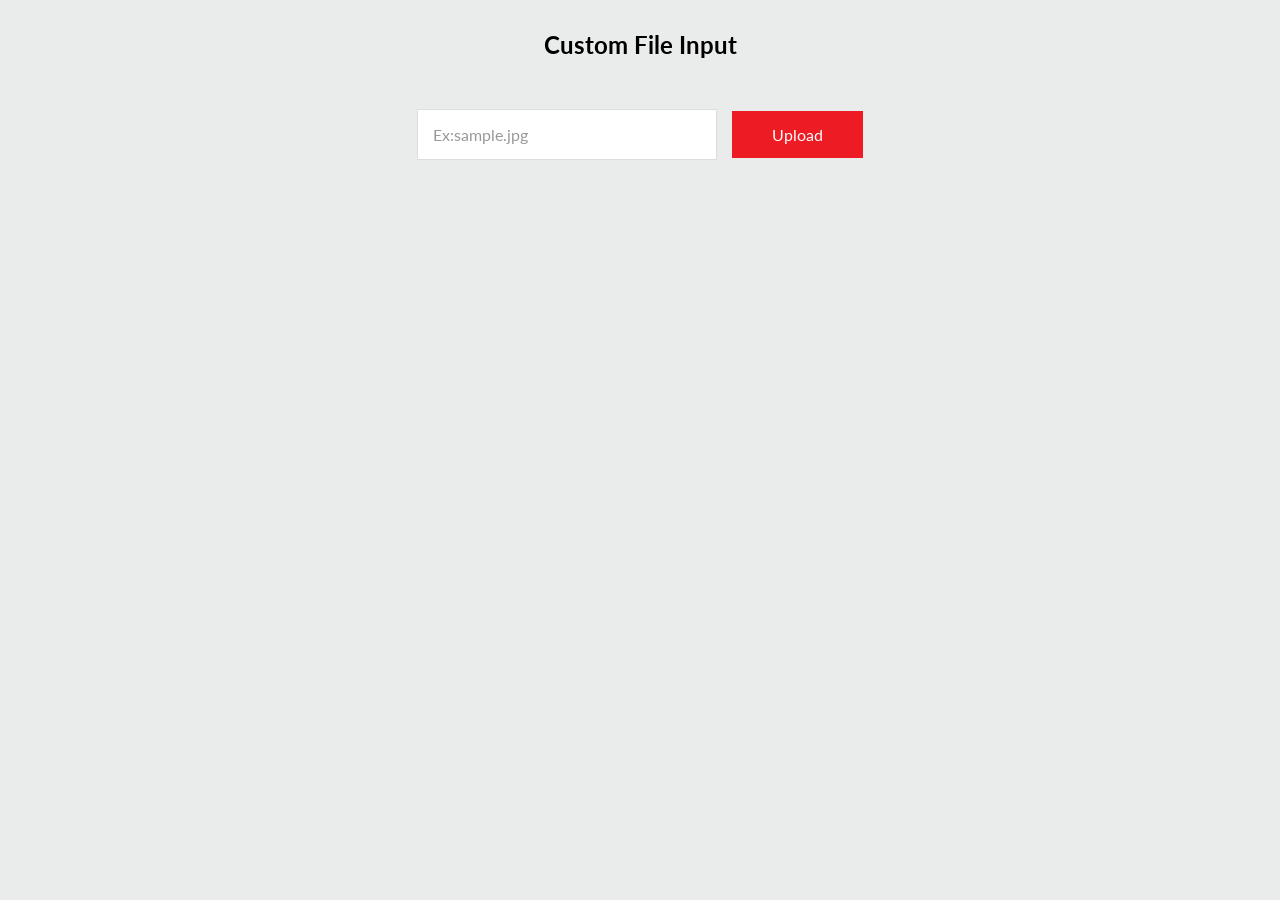
<file: C11_6651071010/index.html>
<!DOCTYPE html>
<html lang="en">
<head>
<meta name="viewport" content="width=device-width, initial-scale=1.0, user-scalable=no">
<title>Home</title>
<meta charset="UTF-8">
<link rel="stylesheet" href="css/style.css">
</head>
<body>

<h2 class="text-center">Custom File Input</h2>

<div class="custom-file-wrp">
	<div class="filename">
		Ex:sample.jpg
	</div>
	<div class="custom-file">
		<label for="fileupload">Upload</label>
		<input type="file"  id="fileupload">
	</div>
</div>


<script src="js/jquery-latest.min.js"></script>
<script>
$(function () {
    var placeholder = $('.filename').text().trim();   // "Ex:sample.jpg"

    $('#fileupload').on('change', function () {
        if (this.files && this.files.length) {
            $('.filename').text(this.files[0].name).css('color', '#333');
        } else {
            $('.filename').text(placeholder).css('color', '#999');
        }
    });
});
</script>
</body>
</html>
</file>
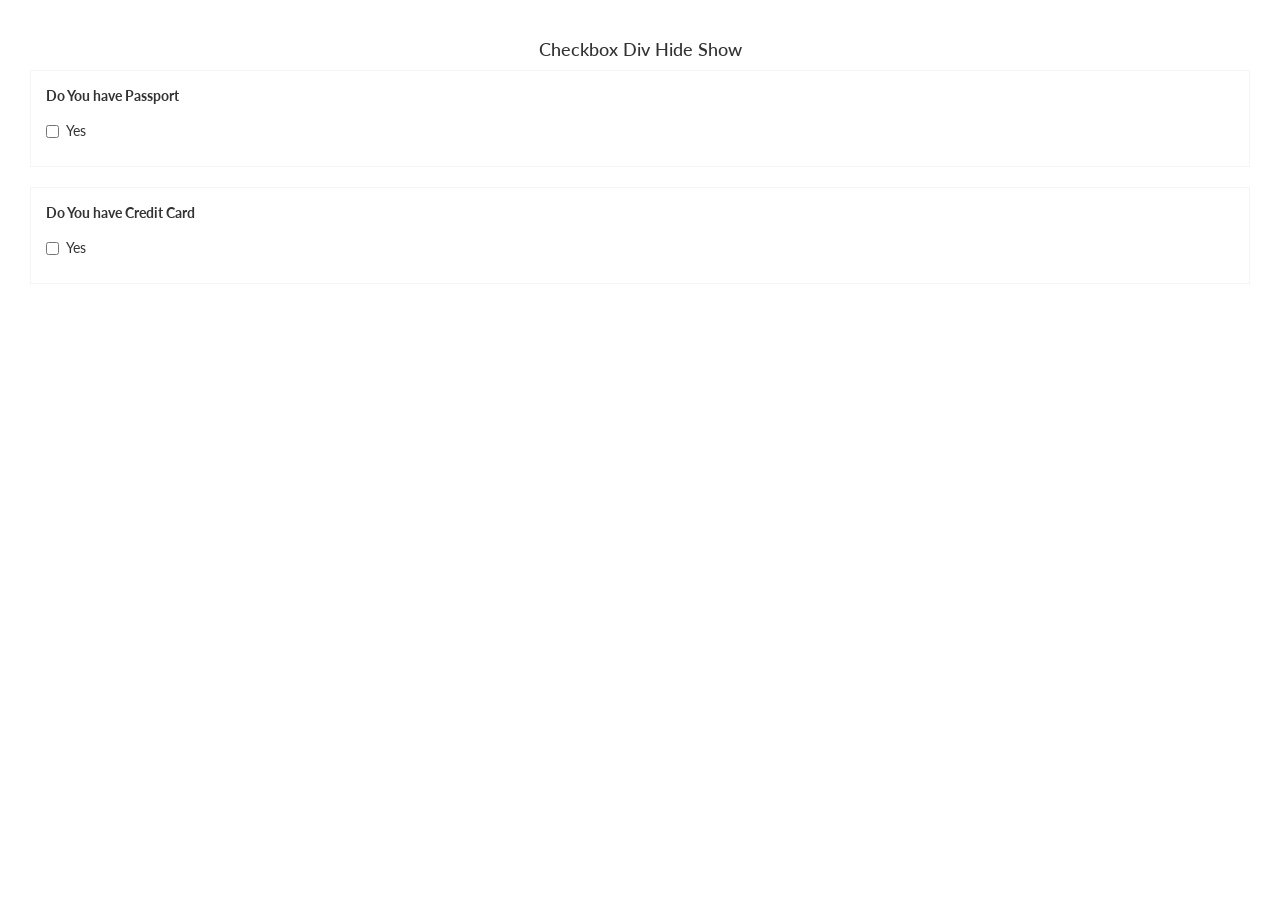
<file: C12_6651071010/index.html>
<!DOCTYPE html>
<html lang="en">
<head>
<meta charset="UTF-8">
<title>D CODE SHOW</title>
<link rel="stylesheet" href="Styles/bootstrap.min.css">
<link rel="stylesheet" href="Styles/style.css">
<style>
</style>
</head>
<body>
<h4>Checkbox Div Hide Show</h4>

<div class="checkbox-card">
	<label for="">Do You have Passport</label>
	<div class="checkbox">
		<label>
			<input type="checkbox" class="checkme">Yes
		</label>
	</div>
	<div class="passport-box">
		<input type="text" placeholder="Enter Passport Number"
		class="form-control">
	</div>
	<div class="apply-box">
		<a href="">Apply For Passport</a>
	</div>
</div>
<br>
<div class="checkbox-card">
	<label for="">Do You have Credit Card</label>
	<div class="checkbox">
		<label>
			<input type="checkbox" class="checkme">Yes
		</label>
	</div>
	<div class="passport-box">
		<input type="text" placeholder="Enter Credit Card Number"
		class="form-control">
	</div>
	<div class="apply-box">
		<a href="">Apply For Credit Card</a>
	</div>
</div>

<script src="Scripts/jquery-latest.min.js"></script>
<script src="Scripts/cau12.js"></script>
</body>
</html>
</file>
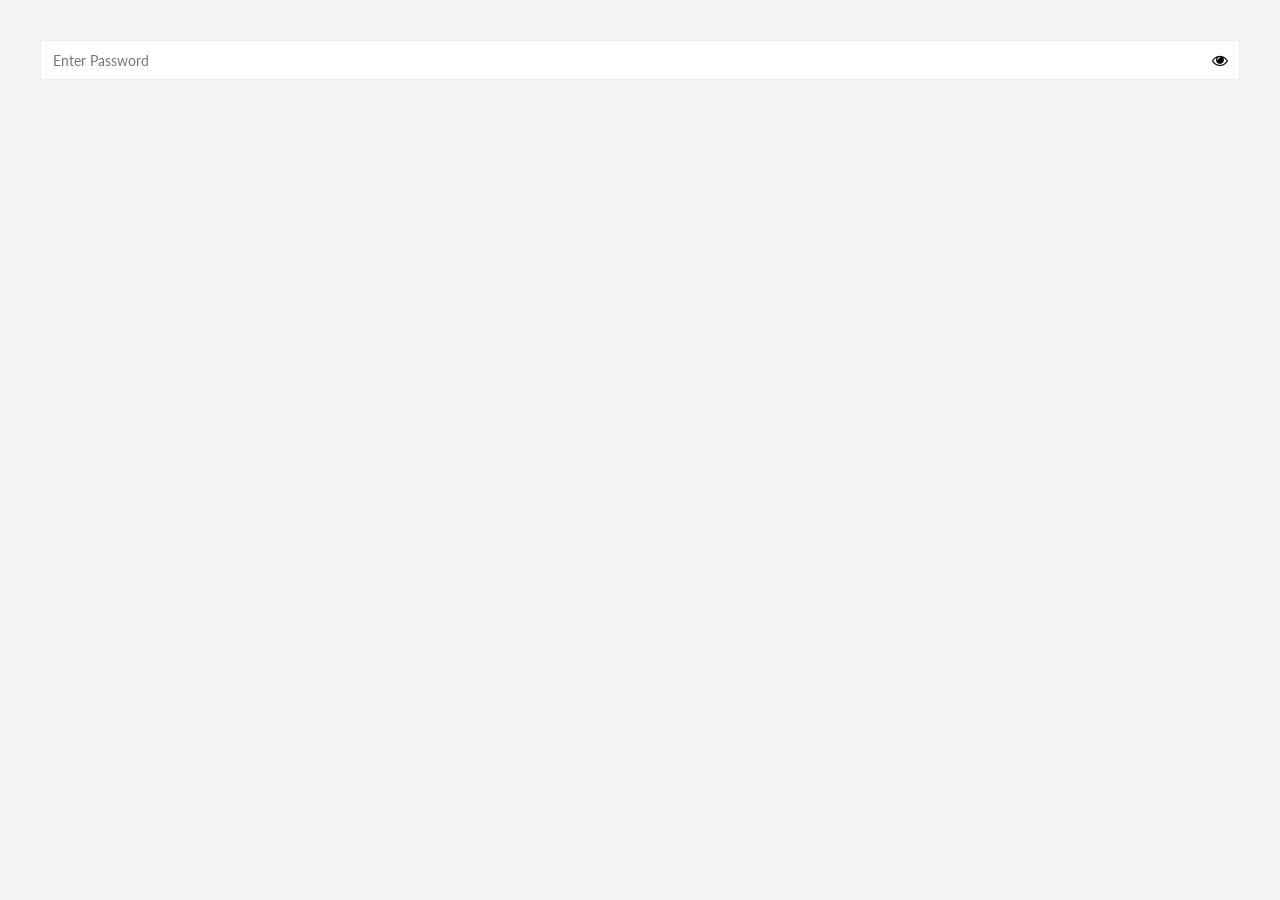
<file: C13_6651071010/index.html>
<!DOCTYPE html>
<html lang="en">
<head>
<meta name="viewport" content="width=device-width, initial-scale=1.0, user-scalable=no">
<title>Home</title>
<meta charset="UTF-8">
<!--Font Awesome CDN Link-->
<link href="https://cdnjs.cloudflare.com/ajax/libs/font-awesome/4.7.0/css/font-awesome.min.css" rel="stylesheet" type="text/css"/>
<link rel="stylesheet" href="Styles/style.css">
</head>
<body>

	<div class="password-show-card">
		<input type="password" class="input-control" placeholder="Enter Password">
		<i class="fa fa-eye password-show"></i>
		<!-- <i class="fa fa-eye-slash"></i> -->
	</div>


<script src="Scripts/jquery-latest.min.js"></script>
<script src="Scripts/cau13.js"></script>

</body>
</html>
</file>
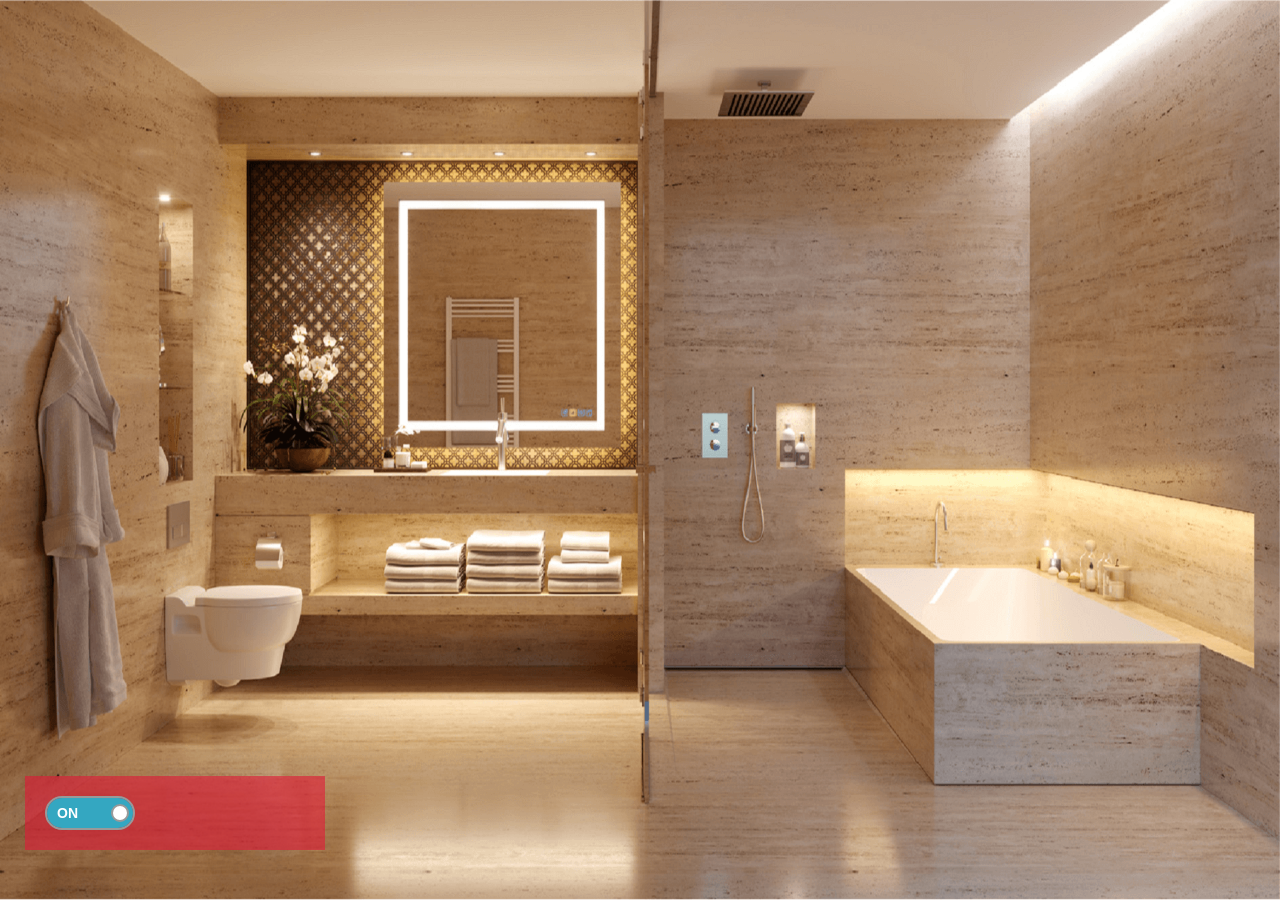
<file: C14_6651071010/index.html>
<!DOCTYPE html>
<html lang="en">

<head>
    <meta name="viewport" content="width=device-width, initial-scale=1.0, user-scalable=no">
    <title>Home</title>
    <meta charset="UTF-8">

    <link rel="stylesheet" href="Styles/style.css">
</head>

<body>

    <!--IMAGE EFFECT-->
    <div class="image-effect" id="image-effect-2">
        <img src="Images/off.png">
        <img src="Images/on.png" class="fadeEffect">
    </div>

    <!--Switch Button-->
    <div class="switch-btn">
        <div class="onoffswitch">
            <input type="checkbox" name="onoffswitch" class="onoffswitch-checkbox toggle-switch-2" id="myonoffswitch" tabindex="0" checked>
            <label class="onoffswitch-label" for="myonoffswitch">
            <span class="onoffswitch-inner"></span>
            <span class="onoffswitch-switch"></span>
            </label>
        </div>
    </div>

    <script src="Scripts/jquery-latest.min.js"></script>
    <script src="Scripts/cau14.js"></script>

</body>

</html>
</file>
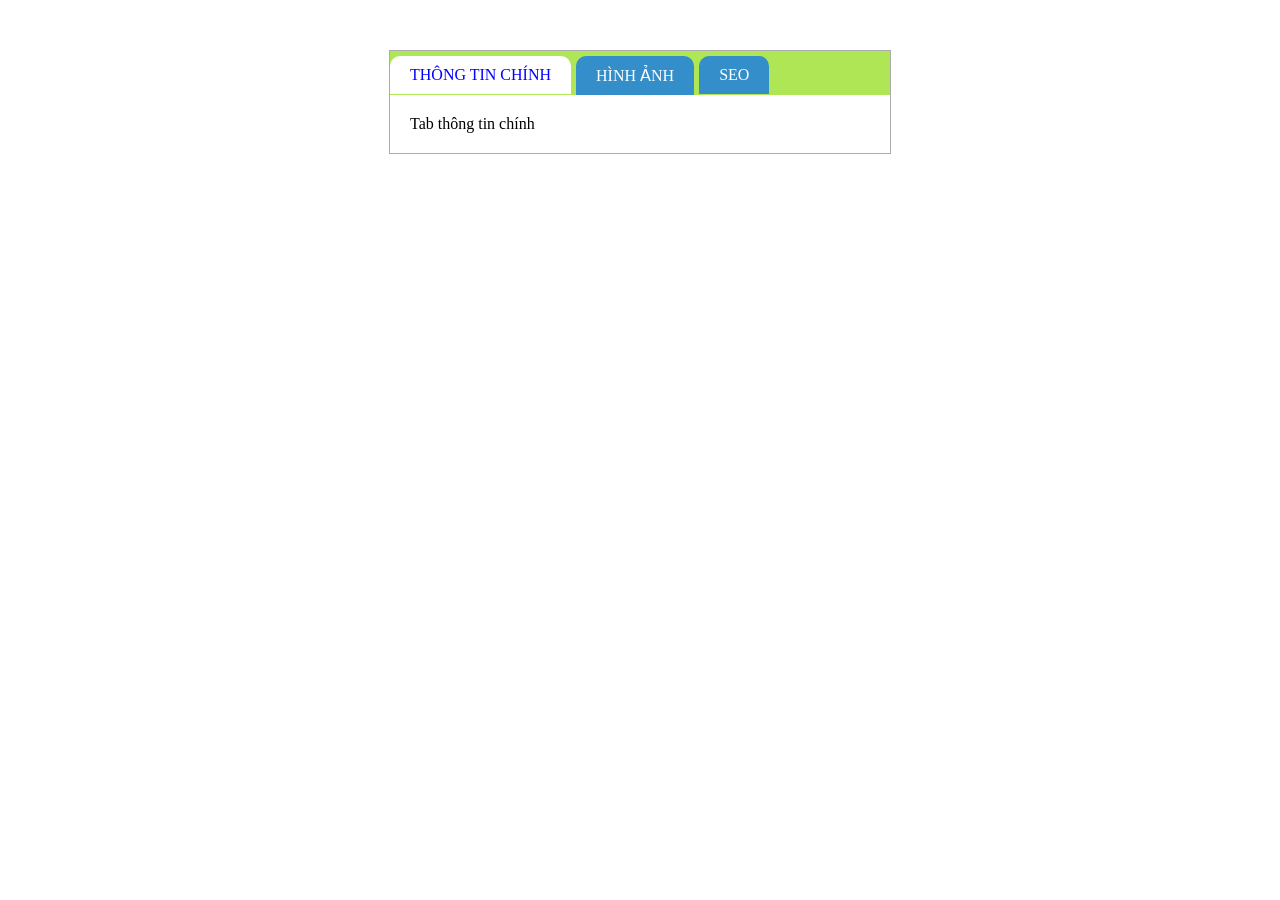
<file: C15_6651071010/index.html>
<!DOCTYPE html>
<html>
    <head>
        <title>Tạo tabs trong jQuery</title>
        <meta charset="UTF-8">
        <meta name="viewport" content="width=device-width, initial-scale=1.0">
        <link rel="stylesheet" type="text/css" href="Styles/style.css">
    </head>
    <body>
        <div class="tab-wrapper" >
            <ul class="tab">
                <li>
                    <a href="#tab-main-info">Thông tin chính</a>
                </li>
                <li>
                    <a href="#tab-image">Hình ảnh</a>
                </li>
                <li>
                    <a href="#tab-seo">SEO</a>
                </li>
            </ul>
            <div class="tab-content">
                <div class="tab-item" id="tab-main-info">
                    Tab thông tin chính
                </div>
                <div class="tab-item" id="tab-image">
                    Tab hình ảnh
                </div>
                <div class="tab-item" id="tab-seo">
                    Tab SEO
                </div>
            </div>
        </div>
        <script src="Scripts/jquery-latest.min.js"></script>
        <script src="Scripts/cau15.js"></script>
    </body>
</html>
</file>
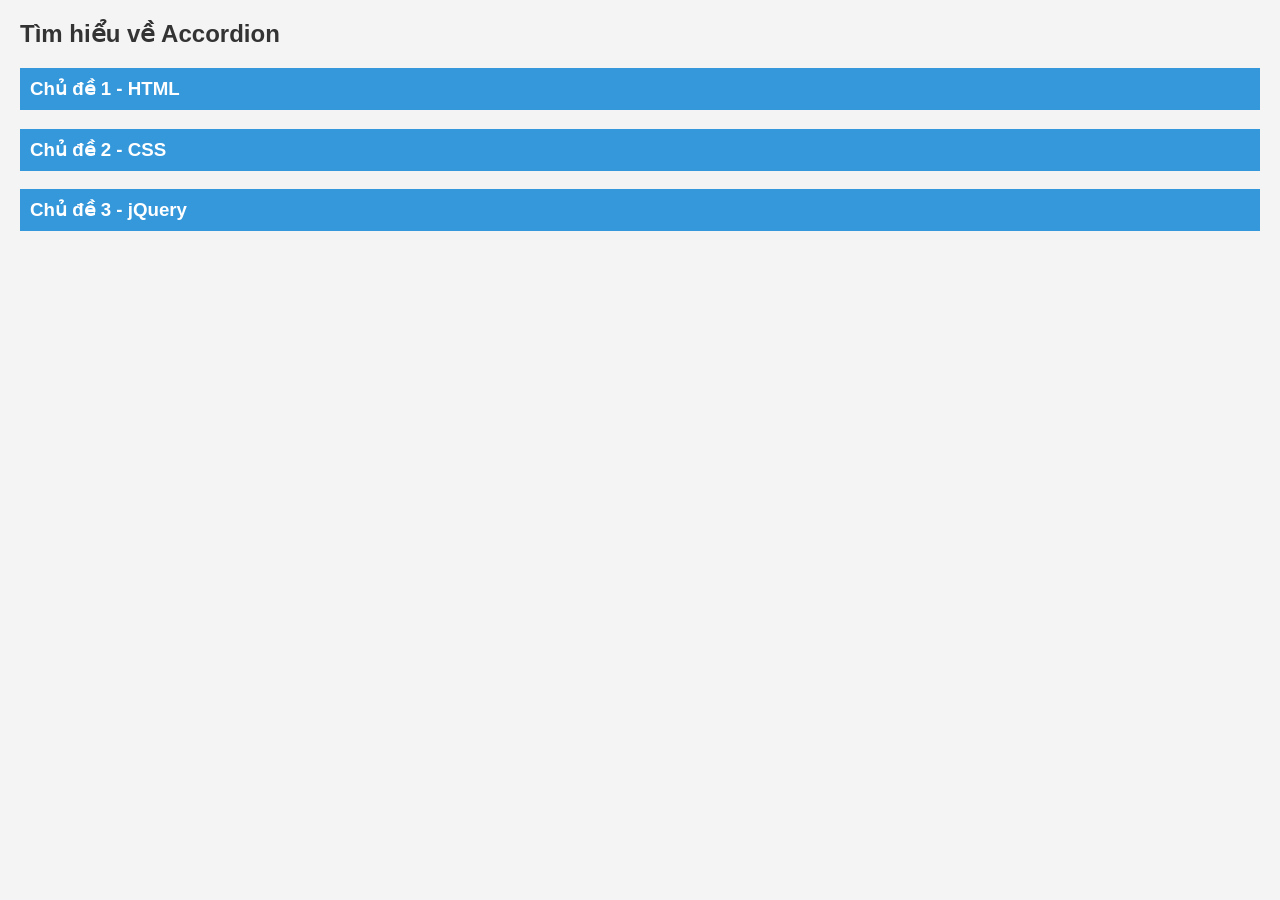
<file: C17_6651071010/index.html>
<!DOCTYPE html>
<html lang="en">
<head>
    <meta charset="utf-8">
    <title>Học web chuẩn</title>
    <link rel="stylesheet" type="text/css" href="Styles/style.css">
</head>

<body>
    <h2>Tìm hiểu về Accordion</h2>
    <h3>Chủ đề 1 - HTML </h3>
    <div class="box">HTML (viết tắt của từ HyperText Markup Language, hay còn gọi là "Ngôn ngữ Đánh dấu Siêu văn bản") là
        một ngôn ngữ đánh dấu được thiết kế ra để tạo nên các trang web trên World Wide Web. </div>

    <h3>Chủ đề 2 - CSS</h3>
    <div class="box">CSS là chữ viết tắt của Cascading Style Sheets, nó là một ngôn ngữ được sử dụng để tìm và định dạng
        lại các phần tử được tạo ra bởi các ngôn ngữ đánh dấu (HTML). Nói ngắn gọn hơn là ngôn ngữ tạo phong cách cho
        trang web</div>

    <h3>Chủ đề 3 - jQuery</h3>
    <div class="box">jQuery là một thư viện JavaScript được thiết kế đơn giản hóa thao tác HTML DOM, cũng như xử lý sự
        kiện, hoạt ảnh CSS, và Ajax</div>

    <script src="Scripts/jquery-latest.min.js"></script>
    <script src="Scripts/cau17.js"></script>
</body>

</html>
</file>
<file: C11_6651071010/css/style.css>
@import url('https://fonts.googleapis.com/css?family=Lato:400,700,900|Open+Sans:300,400|Oswald:400,700');
* { padding: 0; margin: 0; box-sizing: border-box }
body {font-family:'Lato',sans-serif;padding: 30px;background: #eaebeb;}

/**************/

.text-center{
text-align: center;
margin-bottom: 50px;
}

.custom-file-wrp{
	display: flex;
	justify-content: center;
	align-items: center;
}

.filename{
	background: #fff;
	padding: 15px 15px;
	border: 1px solid #ddd;
	width: 300px;
	margin-right: 15px;
	color: #999
}

.custom-file input[type="file"]
{
	display: none
}

.custom-file label{
	cursor: pointer;
	background: #ed1c24;
	display: inline-block;
	color: #fff;
	padding: 14px 40px;
	text-align: center;
}
</file>
<file: C12_6651071010/Styles/style.css>
@import url('https://fonts.googleapis.com/css?family=Lato:400,700,900|Open+Sans:300,400|Oswald:400,700');
* { padding: 0; margin: 0; box-sizing: border-box }
body {font-family:'Lato',sans-serif;padding: 30px;}

/**************/
h4{text-align: center}

.checkbox-card{
	border: 1px solid #f4f4f4;
	padding: 15px;
}

.passport-box{
	display: none
}

.apply-box{
	margin-top: 10px;
	display: none
}
</file>
<file: C13_6651071010/Styles/style.css>
@import url('https://fonts.googleapis.com/css?family=Lato:400,700,900|Open+Sans:300,400|Oswald:400,700');

* {
padding: 0;
margin: 0;
box-sizing: border-box;
font-family: 'Lato', sans-serif;
}

html,body{
width: 100%;
height: 100%;
background: #f4f4f4;
padding: 20px;
}

/***************/

.password-show-card{
	position: relative
}

.password-show-card .input-control{
	width: 100%;
	height: 40px;
	background: #fff;
	border: 1px solid #eee;
	box-shadow: 0px 0px 2px #eee;
	padding: 6px 12px;
	font-size: 14px;
	color: #333333
}

.password-show-card .input-control:focus{
border: 1px solid #66afe9;
}

.password-show-card .password-show{
position: absolute;
top: 12px;
right: 12px;
cursor: pointer;
}
</file>
<file: C14_6651071010/Styles/style.css>
@import url('https://fonts.googleapis.com/css?family=Lato:400,700,900|Open+Sans:300,400|Oswald:400,700');
* {
    padding: 0;
    margin: 0;
    box-sizing: border-box
}

body {
    font-family: 'Lato', sans-serif;
    background: #eaebeb;
    transition: background 1.2s ease-in-out;
}
body.theme-dark { background: #111; }
body.theme-light { background: #fff; }


/**************/


/******Image Transition Effect*********/

.image-effect {
    position: relative;
}

.image-effect img {
    position: absolute;
    left: 0;
    transition: opacity 1.2s ease-in-out;
    opacity: 0;
    height: 100vh;
    width: 100%;
}

.image-effect img.fadeEffect {
    opacity: 1;
}


/****/

.switch-btn {
    margin-left: 25px;
    position: absolute;
    bottom: 50px;
    z-index: 10;
    background: rgba(226, 25, 55, .6);
    width: 300px;
    padding: 20px;
    display: flex;
    align-items: center;
}

.onoffswitch {
    position: relative;
    width: 90px;
    -webkit-user-select: none;
    -moz-user-select: none;
    -ms-user-select: none;
}

.onoffswitch-checkbox {
    position: absolute;
    opacity: 0;
    pointer-events: none;
}

.onoffswitch-label {
    display: block;
    overflow: hidden;
    cursor: pointer;
    border: 2px solid #999999;
    border-radius: 20px;
}

.onoffswitch-inner {
    display: block;
    width: 200%;
    margin-left: -100%;
    transition: margin 0.3s ease-in 0s;
}

.onoffswitch-inner:before,
.onoffswitch-inner:after {
    display: block;
    float: left;
    width: 50%;
    height: 30px;
    padding: 0;
    line-height: 30px;
    font-size: 14px;
    color: white;
    font-family: Trebuchet, Arial, sans-serif;
    font-weight: bold;
    box-sizing: border-box;
}

.onoffswitch-inner:before {
    content: "ON";
    padding-left: 10px;
    background-color: #34A7C1;
    color: #FFFFFF;
}

.onoffswitch-inner:after {
    content: "OFF";
    padding-right: 10px;
    background-color: #EEEEEE;
    color: #999999;
    text-align: right;
}

.onoffswitch-switch {
    display: block;
    width: 18px;
    margin: 6px;
    background: #FFFFFF;
    position: absolute;
    top: 2px;
    bottom: 0;
    right: 56px;
    border: 2px solid #999999;
    border-radius: 20px;
    transition: all 0.3s ease-in 0s;
    height: 18px;
}

.onoffswitch-checkbox:checked+.onoffswitch-label .onoffswitch-inner {
    margin-left: 0;
}

.onoffswitch-checkbox:checked+.onoffswitch-label .onoffswitch-switch {
    right: 0px;
}
</file>
<file: C15_6651071010/Styles/style.css>
.tab-wrapper{
    width: 500px;
    margin: 50px auto;
    border: solid 1px #acacac;
}
.tab-wrapper ul{
    overflow: hidden;
    background: #aee655;
    margin: 0px;
    padding: 0px;
}
.tab-wrapper ul li{
    float: left;
    list-style: none;
    padding: 10px 20px;
    background: #348ec9;
    border-radius: 10px 10px 0px 0px;
    margin-right: 5px;
    margin-top: 5px;
}
.tab-wrapper ul li.active{
    background: #Fff;
}
.tab-wrapper ul li.active a{
    color: blue;
}
.tab-wrapper ul li a{
    color: #fff;
    text-transform: uppercase;
    text-decoration: none;
}
.tab-content{
    padding: 20px;
}
.tab-item{
    display: none;
}
</file>
<file: C17_6651071010/Styles/style.css>
body {
            font-family: 'Arial', sans-serif;
            background-color: #f4f4f4;
            margin: 20px;
        }

        h2 {
            color: #333;
        }

        h3 {
            background-color: #3498db;
            color: #fff;
            padding: 10px;
            margin-bottom: 10px;
            cursor: pointer;
        }

        .box {
            border: 3px solid #3498db;
            display: none;
            padding: 10px;
            background-color: #fff;
            margin-top: 5px;
            width: 100%;
            box-sizing: border-box;
        }
</file>
